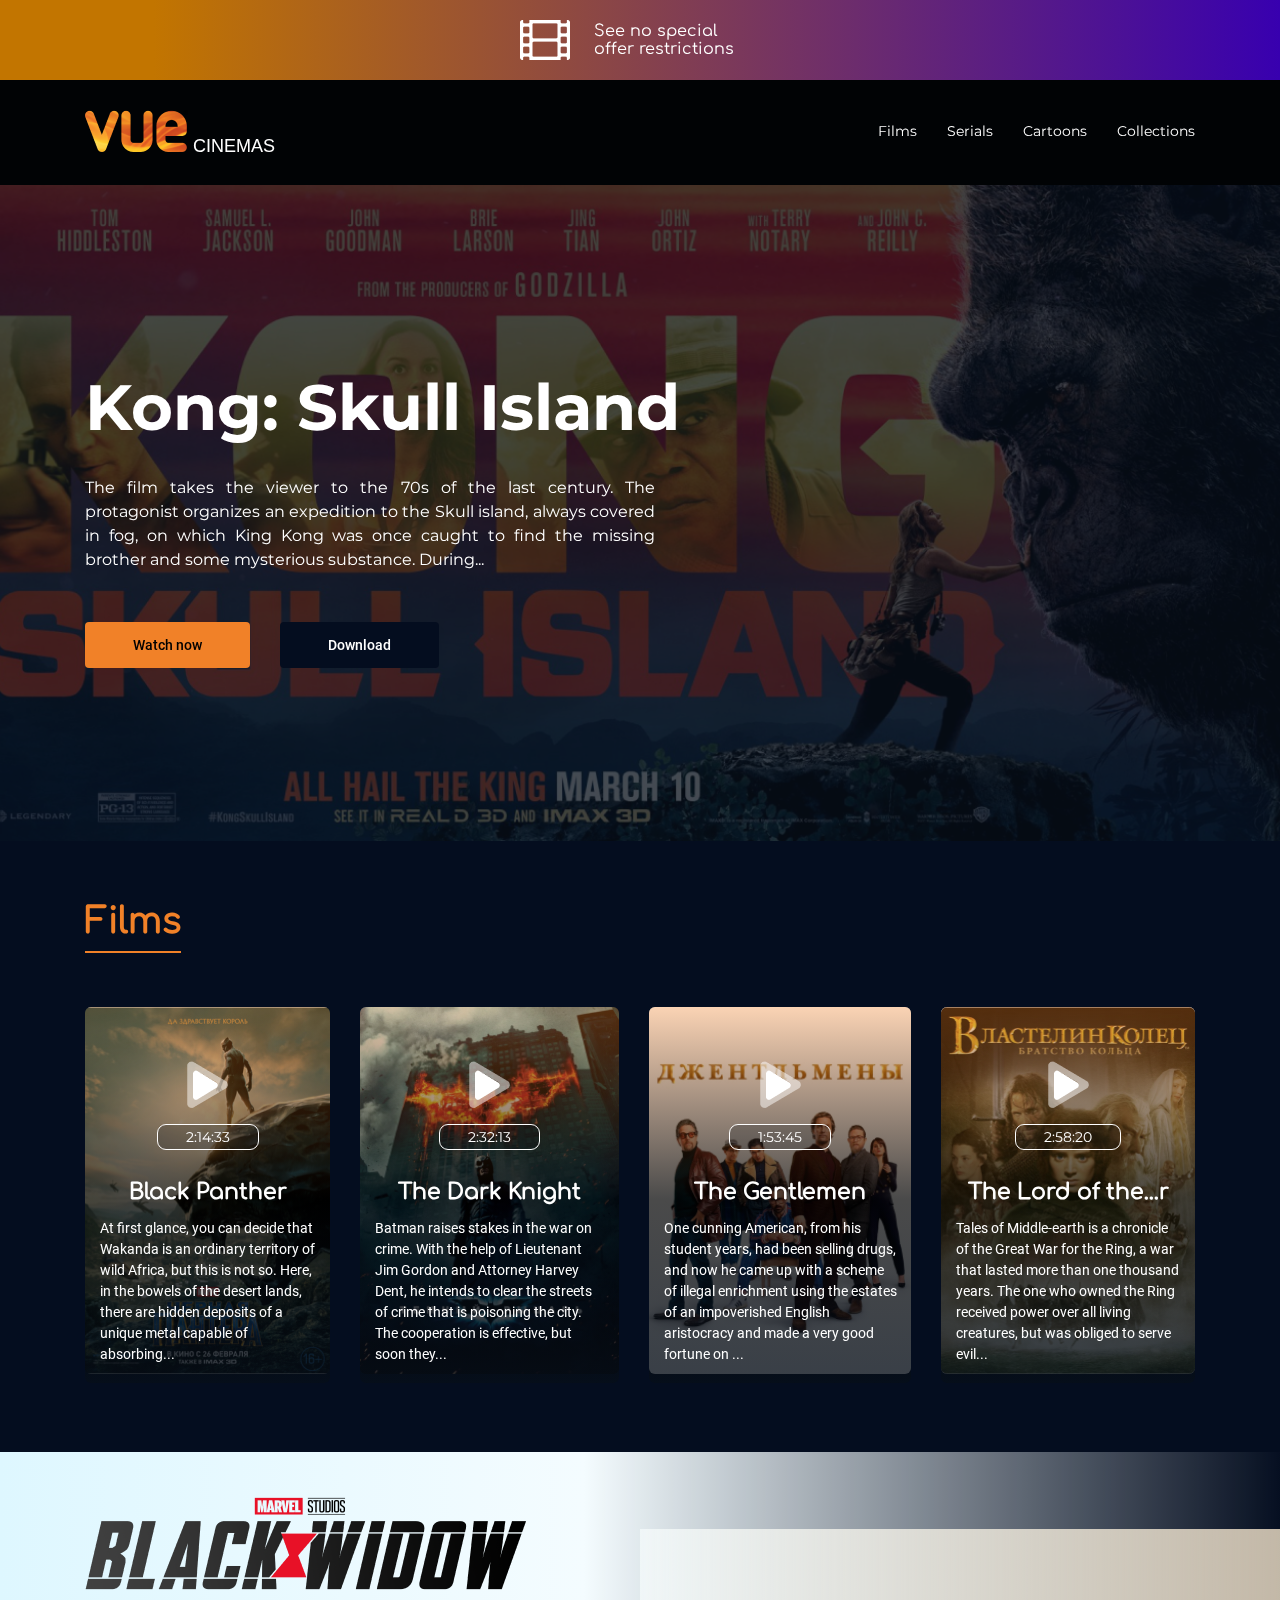
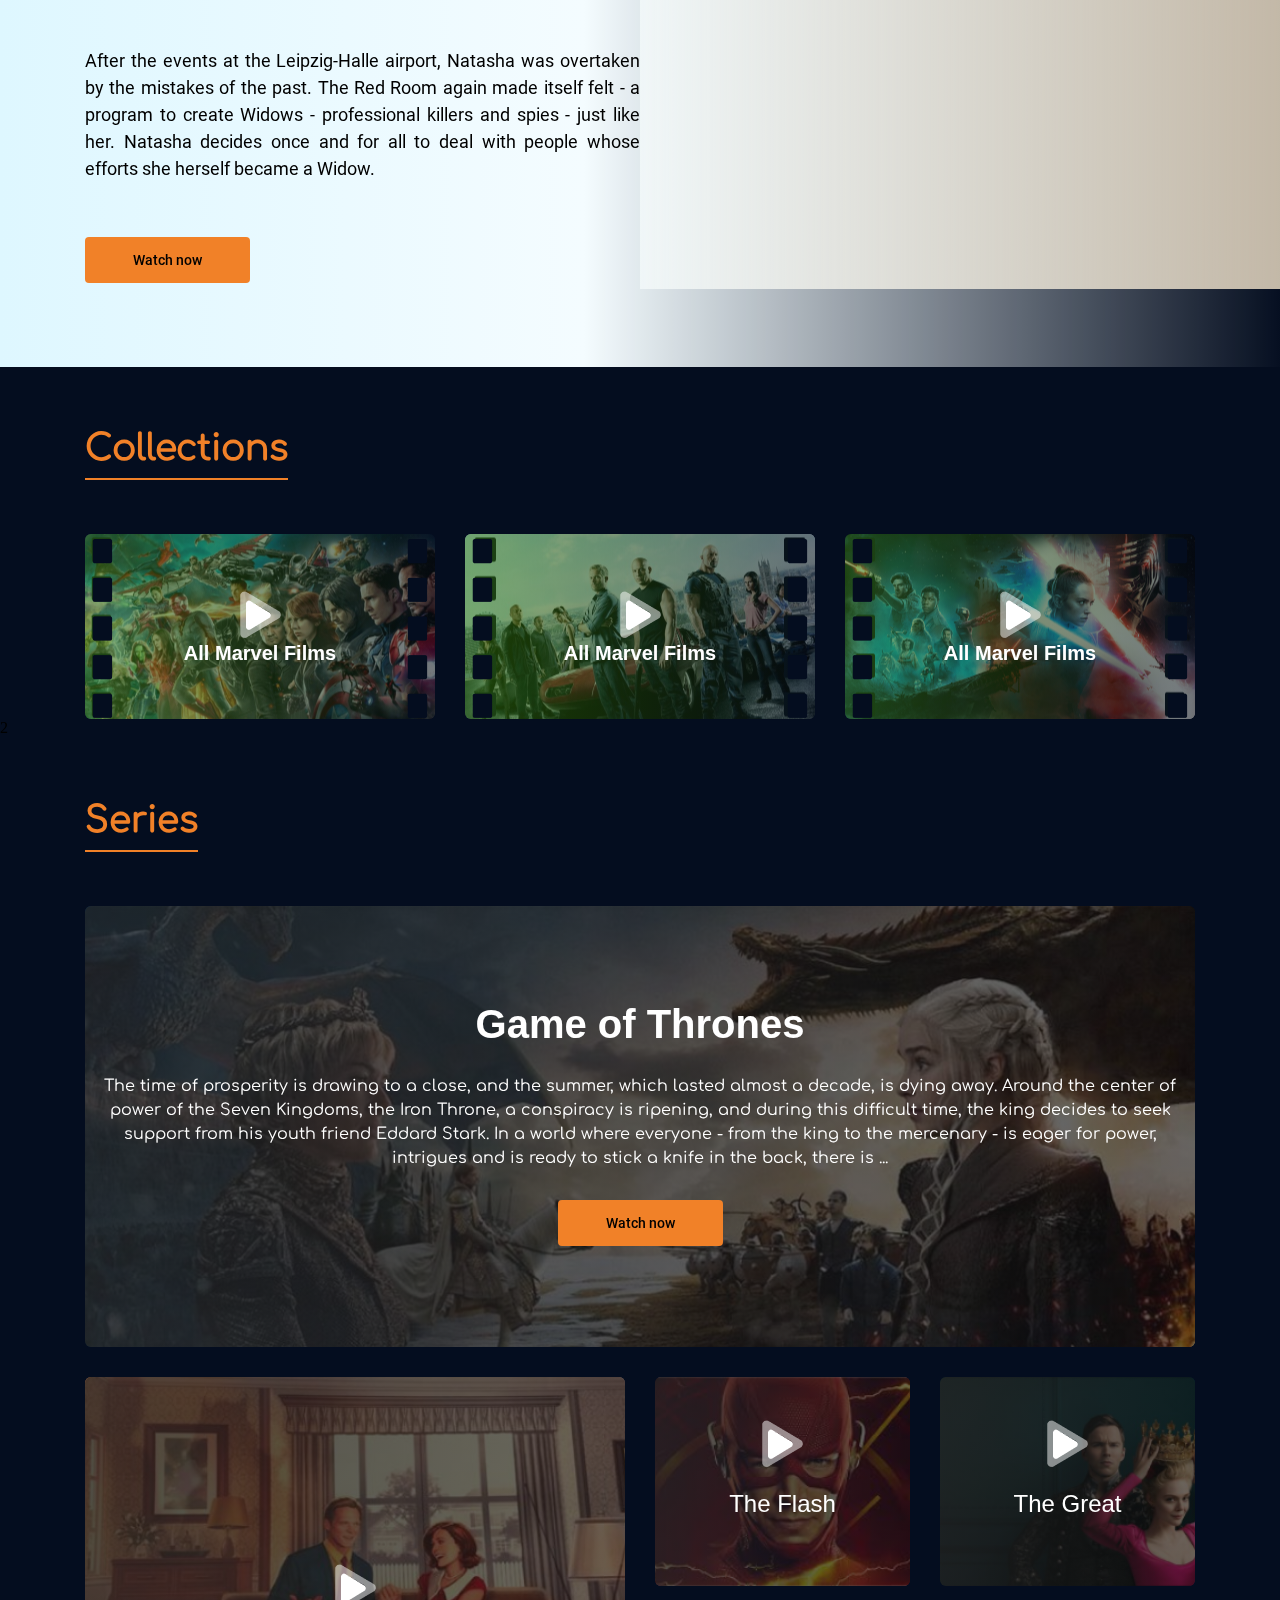
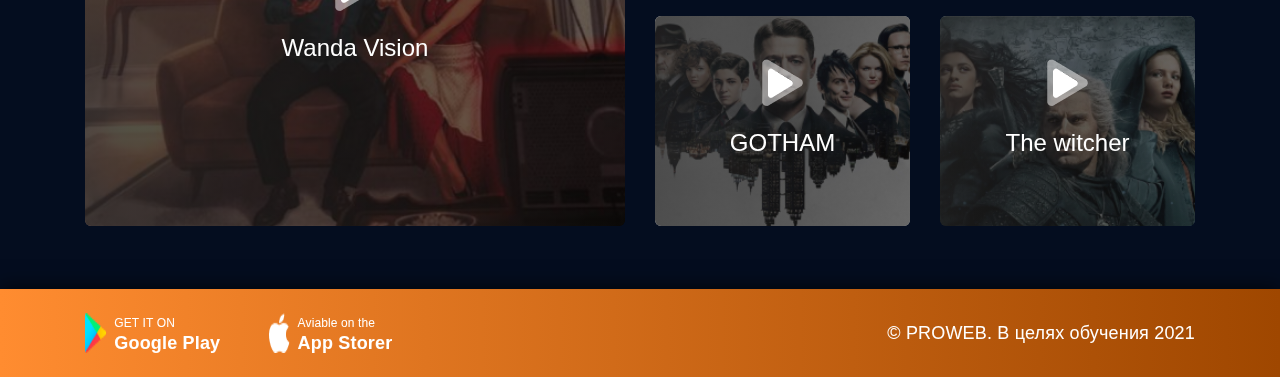
<file: index.html>
<!DOCTYPE html>
<html lang="en">

<head>
    <meta charset="UTF-8">
    <meta http-equiv="X-UA-Compatible" content="IE=edge">
    <meta name="viewport" content="width=device-width, initial-scale=1.0">
    <title>Vue cinema</title>
    <link rel="stylesheet" href="css/style.css">
</head>

<body>

    <header>

        <div class="header__top">
            <div class="container">
                <div class="header__top-inner">
                    <img src="icons__img/film icon.png" alt="" class="header__top-img">
                    <p>See no special offer restrictions</p>
                </div>
            </div>
        </div>

        <div class="header__middle">
            <div class="container">
                <div class="header__middle-inner">
                    <a href="#!" class="header__logo">
                        <img src="img1/header__logo-img.png" alt="">
                        <span>CINEMAS</span>
                    </a>
                    <nav class="nav">
                        <ul class="nav__list">
                            <li class="nav__item"><a href="#!" class="nav__link">Films</a></li>
                            <li class="nav__item"><a href="#!" class="nav__link">Serials</a></li>
                            <li class="nav__item"><a href="#!" class="nav__link">Cartoons</a></li>
                            <li class="nav__item"><a href="#!" class="nav__link">Collections</a></li>
                        </ul>
                    </nav>
                </div>
            </div>
        </div>

        <div class="header__bottom">
            <div class="header__shadow">
                <div class="container">
                    <div class="header__bottom-inner">
                        <h1 class="header__title">Kong: Skull Island</h1>
                        <p class="header__text">The film takes the viewer to the 70s of the last century. The protagonist organizes an expedition to the Skull island, always covered in fog, on which King Kong was once caught to find the missing brother and some mysterious substance.
                            During...</p>
                        <div class="header__btns">
                            <a href="#!" class="defult-btn">Watch now

                                <span></span>
                                <span></span>
                                <span></span>
                                <span></span>

                            </a>
                            <a href="#!" class="defult-btn header-btn">Download</a>
                        </div>
                    </div>
                </div>
            </div>
        </div>
    </header>

    <main>

        <section class="films">
            <div class="container">

                <div class="films__inner">
                    <h2 class="defult__title">films</h2>

                    <div class="films__cards">

                        <div class="films__card">
                            <div class="films__card-shadow">
                                <img src="icons__img/films__play.png" alt="" class="films__play">
                                <div class="film__blog">
                                    <p class="films__duration">2:14:33</p>
                                </div>
                                <h4 class="films__title">Black Panther</h4>
                                <p class="films__text">At first glance, you can decide that Wakanda is an ordinary territory of wild Africa, but this is not so. Here, in the bowels of the desert lands, there are hidden deposits of a unique metal capable of absorbing...</p>
                            </div>
                        </div>
                        <div class="films__card">
                            <div class="films__card-shadow">
                                <img src="icons__img/films__play.png" alt="" class="films__play">
                                <div class="films__blog">
                                    <p class="films__duration">2:32:13</p>
                                </div>
                                <h4 class="films__title">The Dark Knight</h4>
                                <p class="films__text">Batman raises stakes in the war on crime. With the help of Lieutenant Jim Gordon and Attorney Harvey Dent, he intends to clear the streets of crime that is poisoning the city. The cooperation is effective, but soon they...</p>
                            </div>
                        </div>
                        <div class="films__card">
                            <div class="films__card-shadow">
                                <img src="icons__img/films__play.png" alt="" class="films__play">
                                <div class="films__blog">
                                    <p class="films__duration">1:53:45</p>
                                </div>
                                <h4 class="films__title">The Gentlemen</h4>
                                <p class="films__text">One cunning American, from his student years, had been selling drugs, and now he came up with a scheme of illegal enrichment using the estates of an impoverished English aristocracy and made a very good fortune on ... </p>
                            </div>
                        </div>

                        <div class="films__card">
                            <div class="films__card-shadow">
                                <img src="icons__img/films__play.png" alt="" class="films__play">
                                <div class="films__blog">
                                    <p class="films__duration">2:58:20</p>
                                </div>
                                <h4 class="films__title">The Lord of the...r</h4>
                                <p class="films__text">Tales of Middle-earth is a chronicle of the Great War for the Ring, a war that lasted more than one thousand years. The one who owned the Ring received power over all living creatures, but was obliged to serve evil...
                                </p>
                            </div>
                        </div>
                    </div>
                </div>
        </section>

        <section class="widow">
            <div class="widow__video">
                <video src="video/videoplayback.mp4" autoplay muted></video>
            </div>
            <div class="container">
                <div class="widow__inner">
                    <img src="img1/black__widow.png" alt="" class="widow__img">
                    <p class="widow__text">After the events at the Leipzig-Halle airport, Natasha was overtaken by the mistakes of the past. The Red Room again made itself felt - a program to create Widows - professional killers and spies - just like her. Natasha decides once
                        and for all to deal with people whose efforts she herself became a Widow.</p>
                    <a href="#!" class="defult-btn">Watch now</a>
                </div>
            </div>
        </section>

        <section class="collections">
            <div class="container">
                <h2 class="defult__title">Collections</h2>
                <div class="collections__inner">

                    <div class="contant">

                        <div class="content__inner">
                            <img src="img1/kvadrat.png" alt="" class="content__left">
                            <img src="img1/kvadrat.png" alt="" class="content__right">
                            <div class="content__shadow">
                                <img src="icons__img/films__play.png" alt="" class="contant__img">
                                <h5 class="content__title">All Marvel Films</h5>
                            </div>
                        </div>


                        <div class="content__inner">
                            <img src="img1/kvadrat.png" alt="" class="content__left">
                            <img src="img1/kvadrat.png" alt="" class="content__right">
                            <div class="content__shadow">
                                <img src="icons__img/films__play.png" alt="" class="contant__img">
                                <h5 class="content__title">All Marvel Films</h5>
                            </div>
                        </div>

                        <div class="content__inner">
                            <img src="img1/kvadrat.png" alt="" class="content__left">
                            <img src="img1/kvadrat.png" alt="" class="content__right">
                            <div class="content__shadow">
                                <img src="icons__img/films__play.png" alt="" class="contant__img">
                                <h5 class="content__title">All Marvel Films</h5>
                            </div>
                        </div>

                    </div>



                </div>
            </div>2
        </section>

        <section class="series">
            <div class="container">

                <h2 class="defult__title">Series</h2>
                <div class="series__inner">
                    <div class="series__shadow">
                        <h3 class="series__title">Game of Thrones</h3>
                        <p class="series__text">The time of prosperity is drawing to a close, and the summer, which lasted almost a decade, is dying away. Around the center of power of the Seven Kingdoms, the Iron Throne, a conspiracy is ripening, and during this difficult time,
                            the king decides to seek support from his youth friend Eddard Stark. In a world where everyone - from the king to the mercenary - is eager for power, intrigues and is ready to stick a knife in the back, there is ...</p>
                        <a href="#!" class="defult-btn">Watch now</a>
                    </div>
                </div>

                <div class="series__videos">

                    <div class="series__video-left">

                        <div class="series__video-bg">
                            <div class="series__video-shadow-bg">
                                <img src="icons__img/films__play.png" alt="" class="series__img">
                                <span class="serilas">Wanda Vision</span>
                            </div>
                        </div>

                    </div>

                    <div class="series__right">
                        <div class="series__video">
                            <div class="series__video-shadow">
                                <img src="icons__img/films__play.png" alt="" class="series__img">
                                <span class="serilas">The Flash</span>
                            </div>
                        </div>

                        <div class="series__video">
                            <div class="series__video-shadow">
                                <img src="icons__img/films__play.png" alt="" class="series__img">
                                <span class="serilas">The Great</span>
                            </div>
                        </div>

                        <div class="series__video">
                            <div class="series__video-shadow">
                                <img src="icons__img/films__play.png" alt="" class="series__img">
                                <span class="serilas">GOTHAM</span>
                            </div>
                        </div>

                        <div class="series__video">
                            <div class="series__video-shadow">
                                <img src="icons__img/films__play.png" alt="" class="series__img">
                                <span class="serilas">The witcher</span>
                            </div>
                        </div>
                    </div>

                </div>
            </div>
        </section>



    </main>

    <footer class="links">
        <div class="container">
            <div class="footer__inner">
                <div class="footer__apps">
                    <a href="#!" class="footer__play">
                        <img class="google__play-img" src="icons__img/play.png" alt="">
                        <div class="footer__play-inner">
                            <p class="play-text">GET IT ON</p>
                            <h5 class="play__subtitle">Google Play</h5>
                        </div>
                    </a>

                    <a href="#!" class="footer__play">
                        <img class="google__play-img" src="icons__img/apple.png" alt="">
                        <div class="footer__play-inner">
                            <p class="play-text">Aviable on the </p>
                            <h5 class="play__subtitle">App Storer</h5>
                        </div>
                    </a>

                </div>
                <p class="footer__text">© PROWEB. В целях обучения 2021</p>
            </div>
        </div>
    </footer>
</body>

<h1></h1>





</html>
</file>
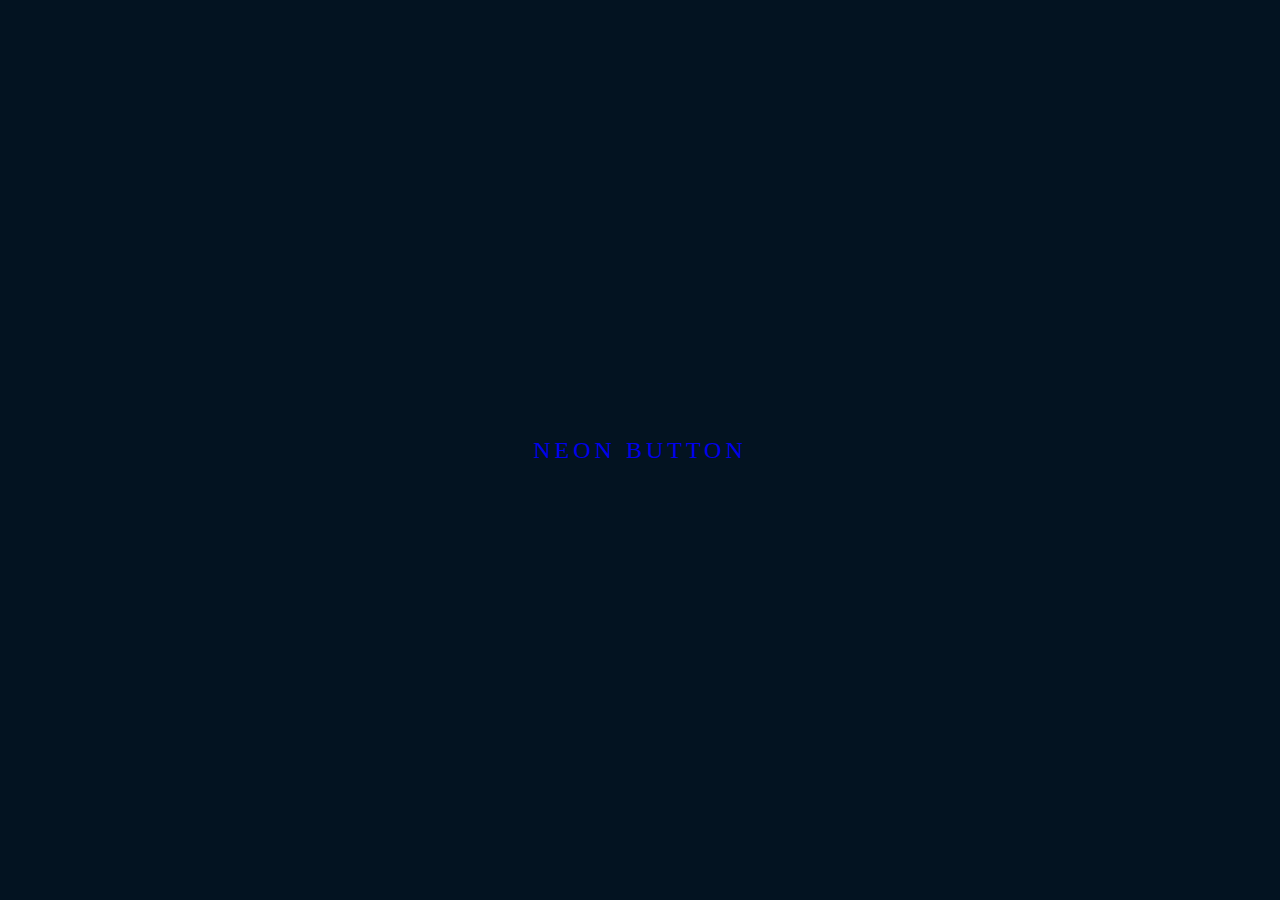
<file: index1.html>
<!DOCTYPE html>
<html lang="en">
<head>
    <meta charset="UTF-8">
    <meta http-equiv="X-UA-Compatible" content="IE=edge">
    <meta name="viewport" content="width=device-width, initial-scale=1.0">
    <title>Document</title>
    <link rel="stylesheet" href="css/animation.css">
    
</head>
<body>
    

    <a href="#!">
        <span></span>
        <span></span>
        <span></span>
        <span></span>
        Neon Button
        
    </a>



</body>
</html>
</file>
<file: css/style.css>
@import "./font.css";

:root {
    --CR: "Comfortaa-Regular", sans-serif;
    --CB: "Comfortaa-Bold", sans-serif;
    --MR: "Montserrat-Regular", sans-serif;
    --MB: "Montserrat-Bold", sans-serif;
    --RR: "Roboto-Regular", sans-serif;
    --RM: "Roboto-Medium", sans-serif;
    --white: #FFFFFF;
    --bg: #040D1F;
    --yellow: #F18128;
}


body {
    background-color: var(--bg);
}

* {
    margin: 0;
    padding: 0;
    box-sizing: border-box;
}


a {
    text-decoration: none;
}

ul,
ol,
li {
    list-style: none;
}

.container {
    max-width: 1140px;
    width: 100%;
    margin: 0 auto;
    padding: 0 15px;
}


/* header start */

.header__top {
    background: linear-gradient(90.09deg, #3800AF 0%, #BF7204 97.52%, #C27500 100%, #C27500 100%);
    padding: 20px 0;
    transition: .3s;
}

.header__top:hover {
    background: linear-gradient(to right, #C27500 0%, #C27500 12%, #3800AF 100%);
}

.header__top-inner {
    display: flex;
    justify-content: center;
    align-items: center;
    gap: 24px;
}

.header__top-inner>p {
    font-family: var(--CR);
    font-size: 16px;
    line-height: 18px;
    color: var(--white);
    max-width: 166px;
}

.header__middle {
    background-color: #010305;
}

.header__middle-inner {
    display: flex;
    justify-content: space-between;
    align-items: center;
}

.header__logo {
    font-family: var(--CB);
    font-size: 18px;
    line-height: 20px;
    color: var(--white);
}

.header__logo>img {
    max-width: 103px;
    width: 100%;
    transition: .3s;
}

.header__logo>img:hover {
    transform: scale(1.1, 1.3);
}

.nav__list {
    display: flex;
    gap: 30px;
}

.nav__link {
    display: block;
    padding: 43px 0;
    font-family: var(--MR);
    font-size: 14px;
    line-height: 17px;
    color: var(--white);
    border-bottom: 2px solid transparent;
    transition: .3s;
}

.nav__link:hover {
    color: #ED8E00;
    border-bottom-color: #ED8E00;
}

.header__bottom {
    background: url(../img1/header_bg.jpg) no-repeat center/cover;
}

.header__shadow {
    background: rgba(7, 15, 25, 0.75);
    padding: 183px 0 173px;
}

.header__title {
    font-family: var(--MB);
    font-size: 64px;
    line-height: 78px;
    color: var(--white);
    margin-bottom: 30px;
}

.header__text {
    font-family: var(--MR);
    font-size: 16px;
    line-height: 24px;
    text-align: justify;
    color: var(--white);
    max-width: 570px;
    margin-bottom: 50px;
}

.header__btns {
    display: flex;
    gap: 30px;
}








.defult-btn {
    position: relative;
    display: inline-block;
    background: var(--yellow);
    border-radius: 4px;
    padding: 17px 48px;
    font-family: var(--RM);
    font-size: 14px;
    line-height: 12px;
    color: #000000;
    overflow: hidden;
    transition: .2s;
}








.defult-btn:hover {
    background: #040D1F;
    color: var(--white);
    box-shadow: 0 0 10px #2196f3, 0 0 40px #2196f3, 0 0 80px #2196f3;
    transition-delay: 1s;

}

.defult-btn >span{
    position: absolute;
    display: block;
}


.defult-btn span:nth-child(1){
    top: 0;
    left: -100%;
    width: 100%;
    height: 2px;
    background: linear-gradient(90deg, transparent, #2196f3);
}

.defult-btn:hover span:nth-child(1){
    left: 100%;
    transition: 1s;
}





.defult-btn span:nth-child(3){
    bottom: 0;
    right: -100%;
    width: 100%;
    height: 2px;
    background: linear-gradient(270deg, transparent, #2196f3);
}

.defult-btn:hover span:nth-child(3){
    right: 100%;
    transition: 1s;
    transition-delay: 0.5s;
}



.defult-btn span:nth-child(2){
    top: -100%;
    right: 0;
    width: 2px;
    height: 100%;
    background: linear-gradient(90deg, transparent, #2196f3);
}

.defult-btn:hover span:nth-child(2){
    top: 100%;
    transition: 1s;
    transition-delay: 0.25s;
}

.defult-btn span:nth-child(4){
    bottom: -100%;
    left: 0;
    width: 2px;
    height: 100%;
    background: linear-gradient(90deg, transparent, #2196f3);
}

.defult-btn:hover span:nth-child(4){
    bottom: 100%;
    transition: 1s;
    transition-delay: 0.75  s;
}

























.defult-btn:hover {
    background: var(--yellow);
}

.defult-btn.header-btn {
    background: #040D1F;
    color: var(--white);
}

.defult-btn.header-btn:hover {
    background-color: #2f3642;
}

/* header end */




/* section__Films start */

.films {
    padding: 60px 0 77.48px;
}

.defult__title {
    font-family: var(--CR);
    font-size: 36px;
    line-height: 40px;
    text-transform: capitalize;
    color: var(--yellow);
    position: relative;
    display: inline-block;
    margin-bottom: 66px;
}

.defult__title::after {
    content: '';
    position: absolute;
    bottom: -12px;
    left: 0;
    width: 100%;
    height: 2px;
    background-color: var(--yellow);
}

.films__card:nth-of-type(1) {
    background: url(../img1/films__card1.jpg) no-repeat center / cover;
}

.films__card:nth-of-type(2) {
    background: url(../img1/films__card2.jpg) no-repeat center/cover;
}

.films__card:nth-of-type(3) {
    background: url(../img1/films__card3.jpg) no-repeat center/cover;
}

.films__card:nth-of-type(4) {
    background: url(../img1/films__card4.jpg) no-repeat center/cover;
}

.films__cards {
    display: flex;
    justify-content: space-between;
    gap: 30px;
}

.films__card-shadow {
    padding: 54px 14.50px 18px;
    background: linear-gradient(180deg, rgba(241, 129, 40, 0.35) 0%, rgba(0, 0, 0, 0.71) 51.04%, rgba(7, 15, 25, 0.8) 100%);
    border-radius: 6px;
}

.films__card {
    border-radius: 6px;
    text-align: center;
    height: 367.05px;
    background: linear-gradient(180deg, rgba(241, 129, 40, 0.35) 0%, rgba(0, 0, 0, 0.71) 51.04%, rgba(7, 15, 25, 0.8) 100%);
}

.films__duration {
    display: inline-block;
    background: rgba(7, 15, 25, 0.2);
    border: 1px solid var(--white);
    border-radius: 9px;
    padding: 7px 28px;
    font-family: var(--MR);
    font-size: 14px;
    line-height: 10px;
    color: var(--white);
    margin: 12px 0 30px;    
}

.films__title {
    font-family: var(--CR);
    font-size: 22px;
    line-height: 25px;
    color: var(--white);
    margin-bottom: 12.85px;
}

.films__text {
    font-family: var(--RR);
    font-size: 14px;
    line-height: 21px;
    color: var(--white);
    text-align: left;
}

/* section__Films end */




/* section__widow start */

.widow {
    padding: 42px 0 80px;
    position: relative;
    background: linear-gradient(90deg, #DEF7FF 0%, #F4FCFF 45.64%, rgba(255, 255, 255, 0) 100.72%);
}

.widow__video {
    width: 50%;
    position: absolute;
    top: 0;
    right: 0;
    bottom: 0;
    z-index: -1;
}

.widow__video>video {
    width: 100%;
    height: 100%;
}

.widow__inner {
    max-width: 50%;

}

.widow__img {
    max-width: 445px;
    margin-bottom: 50px;
}

.widow__text {
    font-family: var(--RR);
    font-size: 18px;
    line-height: 27px;
    text-align: justify;
    color: #000000;
    margin-bottom: 55px;
}

/* section__widow end */




/* section__collections start  */


.collections {
    margin: 61px 0 63px;
}


.contant {
    display: flex;
    gap: 30px;
}

.content__inner {
    border-radius: 6px;
    text-align: center;
    width: 100%;
    position: relative;
}

.content__left {
    position: absolute;
    top: 5px;
    left: 7px;
}

.content__right {
    position: absolute;
    top: 5px;
    right: 7px;
}


.content__shadow {
    background: linear-gradient(270deg, rgba(7, 15, 25, 0.56) 0%, rgba(49, 114, 9, 0.56) 100%);
    border-radius: 6px;
    padding: 57px 0 55px;
}

.content__inner:nth-of-type(1) {
    background: url(../img1/collection1.jpg) no-repeat center/cover;
}

.content__inner:nth-of-type(2) {
    background: url(../img1/collection2.png) no-repeat center/cover;
}

.content__inner:nth-of-type(3) {
    background: url(../img1/collection3.jpg) no-repeat center/cover;
}

.content__title {
    font-family: var(--CB);
    font-size: 20px;
    line-height: 22px;
    color: var(--white);
}

/* section__collections end  */




/* section__series start */

.series__inner {
    background: url(../img1/series-bg.jpg) no-repeat center/cover;
    border-radius: 6px;
    text-align: center;
}

.series__shadow {
    background: linear-gradient(95.68deg, rgba(35, 35, 35, 0.8) 10.86%, rgba(11, 11, 11, 0.6) 110.86%);
    border-radius: 6px;
    padding: 96px 0 97px;
}

.series__title {
    font-family: var(--CB);
    font-size: 40px;
    line-height: 45px;
    color: var(--white);
    text-align: center;
}

.series__text {
    font-family: var(--CR);
    font-size: 16px;
    line-height: 24px;
    text-align: center;
    color: var(--white);
    margin: 27px 0 30px;
}

/* serials */
.series__videos {
    display: flex;
    gap: 30px;
    margin: 30px 0 63px;
}

.series__video-shadow-bg {
    background: linear-gradient(95.68deg, rgba(35, 35, 35, 0.8) 0%, rgba(11, 11, 11, 0.6) 100%);
    border-radius: 6px;
    padding: 144px 0 165px;
}

.series__video-shadow {
    background: linear-gradient(95.68deg, rgba(35, 35, 35, 0.8) 0%, rgba(11, 11, 11, 0.6) 100%);
    border-radius: 6px;
    width: 100%;

}

.series__video-bg {
    text-align: center;
}

.series__video-left {
    width: 50%;
}

.series__right {
    width: 50%;
    display: flex;
    flex-wrap: wrap;
    gap: 30px;
    text-align: center;
}

.series__img {
    margin: 43px 0 19px;
}

.serilas {
    font-family: var(--CB);
    font-size: 24px;
    line-height: 27px;
    color: #FFFFFF;
    display: flex;
    justify-content: center;
    align-items: center;
}


.series__video {
    display: flex;
    width: 255px;
    border-radius: 6px;

}

.series__video-bg {
    background: url(../img1/seies__video-img1.jpg) no-repeat center/cover;
    border-radius: 6px;
}

.series__video:nth-of-type(1) {
    background: url(../img1/series__video-img2.jpg) no-repeat center/cover;
}

.series__video:nth-of-type(2) {
    background: url(../img1/series__video-img3.png) no-repeat center/cover;
}


.series__video:nth-of-type(3) {
    background: url(../img1/series__video-img4.jpg) no-repeat center/cover;
}

.series__video:nth-of-type(4) {
    background: url(../img1/series__video-img5.jpg) no-repeat center/cover;
}
/* section__series end */





/* footer start */

.links {
    padding: 24px 0;
    background: linear-gradient(90deg, #FF8C30 0%, #9F4700 100%);
    box-shadow: 0px 0px 20px rgba(0, 0, 0, 0.8);
}

.footer__inner {
    display: flex;
    justify-content: space-between;
    align-items: center;
}

.footer__apps {
    display: flex;
    align-items: center;
    gap: 49px;
}

.footer__play {
    display: flex;
    gap: 7.30px;
}

.play-text {
    font-family: var(--CB);
    font-size: 12px;
    line-height: 20px;
    text-align: right;
    letter-spacing: 0.01em;
    color: #FFFFFF;
    text-align: left;
}

.play__subtitle {
    font-family: var(--CB);
    font-size: 18px;
    line-height: 20px;
    text-align: right;
    letter-spacing: 0.01em;
    color: #FFFFFF;
}

.footer__text {
    font-family: var(--CB);
    font-size: 18px;
    line-height: 20px;
    text-align: right;
    letter-spacing: 0.01em;
    color: #FFFFFF;
}

/* footer end */
</file>
<file: css/animation.css>
*{
    margin: 0;
    padding: 0;
    box-sizing: border-box;
}

a{
    text-decoration: none;
}

ul, li, ol{
    list-style: none;
}


body{
    display: flex;
    justify-content: center;
    align-items: center;
    min-height: 100vh;
    background: #031321;
    font-family: consolas;
}

a{
    position: relative;
    display:inline-block;
    padding: 15px 30px;
    text-transform: uppercase;
    letter-spacing: 4px;
    text-decoration: none;
    font-size: 24px;
    overflow: hidden;
    transition: 0.2s;
}

a:hover{
    color: #255784;
    background: #2196f3;
    box-shadow: 0 0 10px #2196f3, 0 0 40px #2196f3, 0 0 80px #2196f3;
    transition-delay: 1s;
}


a span{
    position: absolute;
    display: block;

}

a span:nth-child(1){
    top: 0;
    left: -100%;
    width: 100%;
    height: 2px;
    background: linear-gradient(90deg, transparent, #2196f3);

}
a:hover span:nth-child(1){
    left: 100%;
    transition: 1s;
}


a span:nth-child(3){
    bottom: 0;
    right: -100%;
    width: 100%;
    height: 2px;
    background: linear-gradient(270deg, transparent, #2196f3);

}

a:hover span:nth-child(3){
    right: 100%;
    transition: 1s;
    transition-delay: 0.5s;

}

a span:nth-child(2){
    top: -100%;
    right: 0;
    width: 2px;
    height: 100%;
    background: linear-gradient(180deg, transparent, #2196f3);

}

a:hover span:nth-child(2){
    top: 100%;
    transition: 1s;
    transition-delay: 0.25s;

}

a span:nth-child(4){
    bottom: -100%;
    left: 0;
    width: 2px;
    height: 100%;
    background: linear-gradient(360deg, transparent, #2196f3);

}

a:hover span:nth-child(4){
    bottom: 100%;
    transition: 1s;
    transition-delay: 0.75s;

}
</file>
